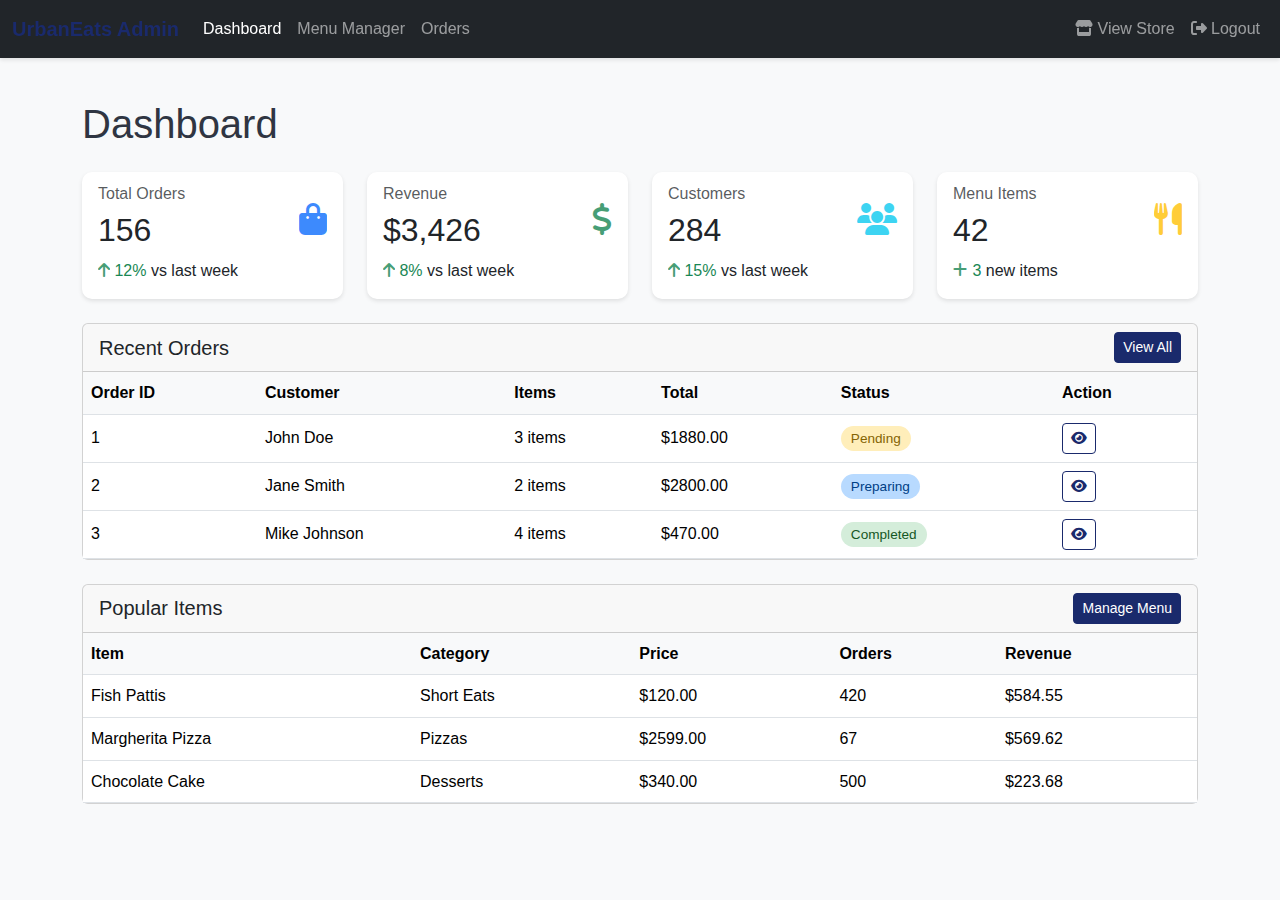
<file: DM/dm2_cw/admin/index.html>
<!DOCTYPE html>
<html lang="en">
<head>
    <meta charset="UTF-8">
    <meta name="viewport" content="width=device-width, initial-scale=1.0">
    <title>Admin Dashboard - UrbanEats</title>
    <link href="https://cdn.jsdelivr.net/npm/bootstrap@5.3.2/dist/css/bootstrap.min.css" rel="stylesheet">
    <link rel="stylesheet" href="https://cdnjs.cloudflare.com/ajax/libs/font-awesome/6.4.2/css/all.min.css">
    <link rel="stylesheet" href="../css/style.css">
    <link rel="stylesheet" href="css/admin.css">
</head>
<body class="admin-body">
    <!-- Admin Navigation -->
    <nav class="navbar navbar-expand-lg navbar-dark bg-dark fixed-top">
        <div class="container-fluid">
            <a class="navbar-brand" href="../index.html">UrbanEats Admin</a>
            <button class="navbar-toggler" type="button" data-bs-toggle="collapse" data-bs-target="#adminNav">
                <span class="navbar-toggler-icon"></span>
            </button>
            <div class="collapse navbar-collapse" id="adminNav">
                <ul class="navbar-nav me-auto">
                    <li class="nav-item">
                        <a class="nav-link active" href="index.html">Dashboard</a>
                    </li>
                    <li class="nav-item">
                        <a class="nav-link" href="menu.html">Menu Manager</a>
                    </li>
                    <li class="nav-item">
                        <a class="nav-link" href="orders.html">Orders</a>
                    </li>
                </ul>
                <ul class="navbar-nav">
                    <li class="nav-item">
                        <a class="nav-link" href="../index.html">
                            <i class="fas fa-store"></i> View Store
                        </a>
                    </li>
                    <li class="nav-item">
                        <a class="nav-link" href="../login.html">
                            <i class="fas fa-sign-out-alt"></i> Logout
                        </a>
                    </li>
                </ul>
            </div>
        </div>
    </nav>

    <!-- Dashboard Content -->
    <div class="admin-container">
        <div class="container py-4">
            <h1 class="mb-4">Dashboard</h1>
            
            <!-- Stats Cards -->
            <div class="row mb-4">
                <div class="col-md-3">
                    <div class="card stat-card">
                        <div class="card-body">
                            <div class="d-flex justify-content-between align-items-center">
                                <div>
                                    <h6 class="card-subtitle mb-2 text-muted">Total Orders</h6>
                                    <h2 class="card-title mb-0">156</h2>
                                </div>
                                <i class="fas fa-shopping-bag fa-2x text-primary"></i>
                            </div>
                            <p class="card-text mt-2 mb-0">
                                <span class="text-success">
                                    <i class="fas fa-arrow-up"></i> 12%
                                </span>
                                vs last week
                            </p>
                        </div>
                    </div>
                </div>
                <div class="col-md-3">
                    <div class="card stat-card">
                        <div class="card-body">
                            <div class="d-flex justify-content-between align-items-center">
                                <div>
                                    <h6 class="card-subtitle mb-2 text-muted">Revenue</h6>
                                    <h2 class="card-title mb-0">$3,426</h2>
                                </div>
                                <i class="fas fa-dollar-sign fa-2x text-success"></i>
                            </div>
                            <p class="card-text mt-2 mb-0">
                                <span class="text-success">
                                    <i class="fas fa-arrow-up"></i> 8%
                                </span>
                                vs last week
                            </p>
                        </div>
                    </div>
                </div>
                <div class="col-md-3">
                    <div class="card stat-card">
                        <div class="card-body">
                            <div class="d-flex justify-content-between align-items-center">
                                <div>
                                    <h6 class="card-subtitle mb-2 text-muted">Customers</h6>
                                    <h2 class="card-title mb-0">284</h2>
                                </div>
                                <i class="fas fa-users fa-2x text-info"></i>
                            </div>
                            <p class="card-text mt-2 mb-0">
                                <span class="text-success">
                                    <i class="fas fa-arrow-up"></i> 15%
                                </span>
                                vs last week
                            </p>
                        </div>
                    </div>
                </div>
                <div class="col-md-3">
                    <div class="card stat-card">
                        <div class="card-body">
                            <div class="d-flex justify-content-between align-items-center">
                                <div>
                                    <h6 class="card-subtitle mb-2 text-muted">Menu Items</h6>
                                    <h2 class="card-title mb-0">42</h2>
                                </div>
                                <i class="fas fa-utensils fa-2x text-warning"></i>
                            </div>
                            <p class="card-text mt-2 mb-0">
                                <span class="text-success">
                                    <i class="fas fa-plus"></i> 3
                                </span>
                                new items
                            </p>
                        </div>
                    </div>
                </div>
            </div>

            <!-- Recent Orders -->
            <div class="card mb-4">
                <div class="card-header d-flex justify-content-between align-items-center">
                    <h5 class="mb-0">Recent Orders</h5>
                    <a href="orders.html" class="btn btn-sm btn-primary">View All</a>
                </div>
                <div class="table-responsive">
                    <table class="table table-hover mb-0">
                        <thead>
                            <tr>
                                <th>Order ID</th>
                                <th>Customer</th>
                                <th>Items</th>
                                <th>Total</th>
                                <th>Status</th>
                                <th>Action</th>
                            </tr>
                        </thead>
                        <tbody id="recent-orders">
                            <!-- Orders will be loaded via JavaScript -->
                        </tbody>
                    </table>
                </div>
            </div>

            <!-- Popular Items -->
            <div class="card">
                <div class="card-header d-flex justify-content-between align-items-center">
                    <h5 class="mb-0">Popular Items</h5>
                    <a href="menu.html" class="btn btn-sm btn-primary">Manage Menu</a>
                </div>
                <div class="table-responsive">
                    <table class="table table-hover mb-0">
                        <thead>
                            <tr>
                                <th>Item</th>
                                <th>Category</th>
                                <th>Price</th>
                                <th>Orders</th>
                                <th>Revenue</th>
                            </tr>
                        </thead>
                        <tbody id="popular-items">
                            <!-- Items will be loaded via JavaScript -->
                        </tbody>
                    </table>
                </div>
            </div>
        </div>
    </div>

    <script src="https://code.jquery.com/jquery-3.6.0.min.js"></script>
    <script src="https://cdn.jsdelivr.net/npm/bootstrap@5.3.2/dist/js/bootstrap.bundle.min.js"></script>
    <script src="js/dashboard.js"></script>
</body>
</html>
</file>
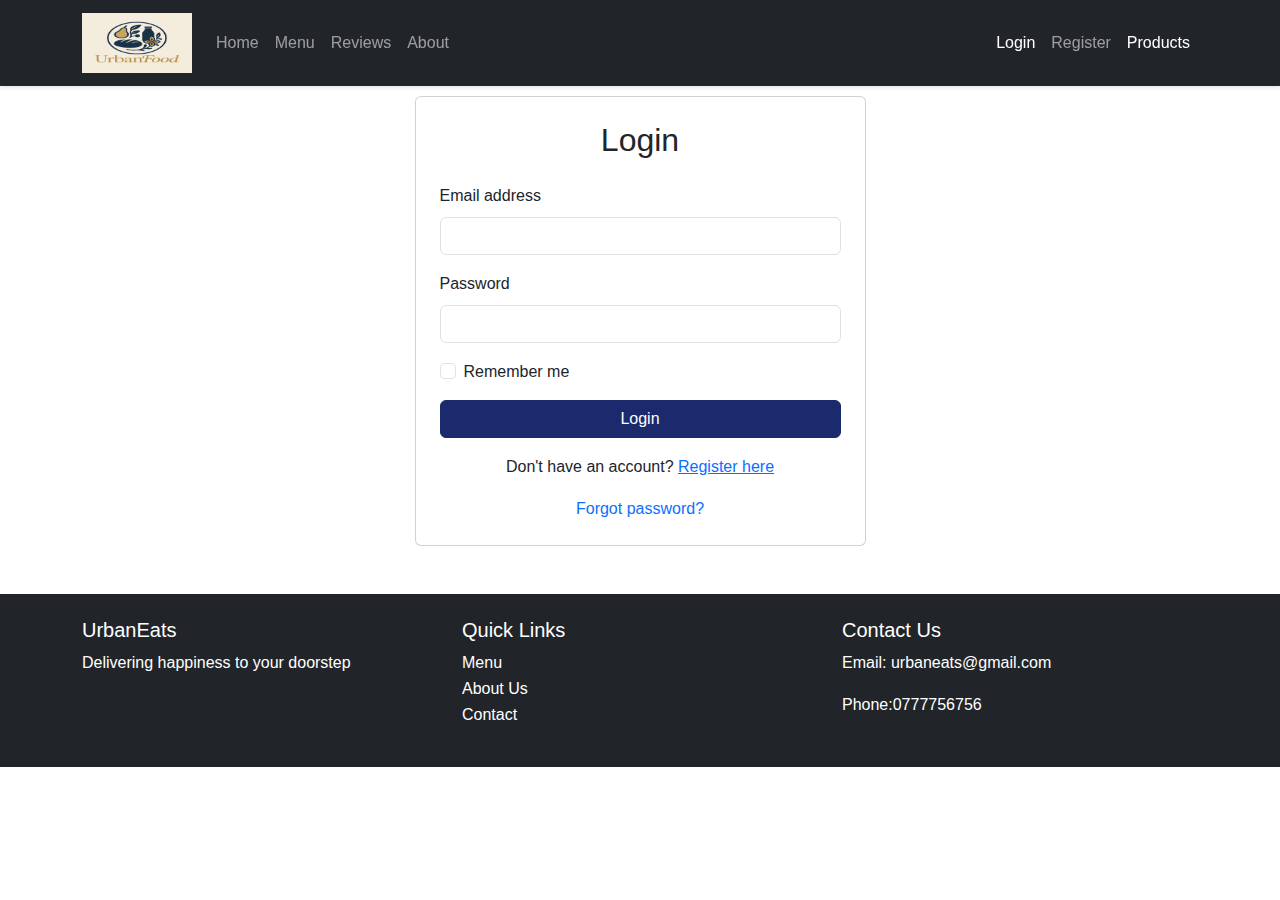
<file: DM/dm2_cw/login.html>
<!DOCTYPE html>
<html lang="en">

<head>
    <meta charset="UTF-8">
    <meta name="viewport" content="width=device-width, initial-scale=1.0">
    <title>UrbanEats - Login</title>
    <link href="https://cdn.jsdelivr.net/npm/bootstrap@5.3.2/dist/css/bootstrap.min.css" rel="stylesheet">
    <link rel="stylesheet" href="https://cdnjs.cloudflare.com/ajax/libs/font-awesome/6.4.2/css/all.min.css">
    <link rel="stylesheet" href="css/style.css">
</head>

<body>
    <!-- Navigation -->
    <nav class="navbar navbar-expand-lg navbar-dark bg-dark fixed-top">
        <div class="container">
            <a class="navbar-brand" href="index.php">
                <img src="images/logo.png" alt="UrbanEats Logo">
            </a>
            <button class="navbar-toggler" type="button" data-bs-toggle="collapse" data-bs-target="#navbarNav">
                <span class="navbar-toggler-icon"></span>
            </button>
            <div class="collapse navbar-collapse" id="navbarNav">
                <ul class="navbar-nav me-auto">
                    <li class="nav-item">
                        <a class="nav-link" href="index.php">Home</a>
                    </li>
                    <li class="nav-item">
                        <a class="nav-link" href="menu.php">Menu</a>
                    </li>
                    <li class="nav-item">
                        <a class="nav-link" href="reviews.php">Reviews</a>
                    </li>
                    <li class="nav-item">
                        <a class="nav-link" href="about.html">About</a>
                    </li>

                </ul>
                <ul class="navbar-nav">
                    <li class="nav-item">
                        <a class="nav-link active" href="login.html">Login</a>
                    </li>
                    <li class="nav-item">
                        <a class="nav-link" href="register.html">Register</a>
                    </li>
                    <li class="nav-item">
                        <a class="nav-link active" href="products.html">Products</a>
                    </li>
                </ul>
            </div>
        </div>
    </nav>

    <!-- Login Section -->
    <div class="auth-page py-5 mt-5">
        <div class="container">
            <div class="row justify-content-center">
                <div class="col-md-6 col-lg-5">
                    <div class="card">
                        <div class="card-body p-4">
                            <h2 class="text-center mb-4">Login</h2>

                            <div id="loginError" class="alert alert-danger d-none" role="alert"></div>
                            <div id="registerSuccess" class="alert alert-success d-none" role="alert">
                                Registration successful! You can now log in.
                            </div>

                            <form id="loginForm" action="php/login.php" method="POST">
                                <div class="mb-3">
                                    <label for="email" class="form-label">Email address</label>
                                    <input type="email" class="form-control" id="email" name="email" required>
                                </div>
                                <div class="mb-3">
                                    <label for="password" class="form-label">Password</label>
                                    <input type="password" class="form-control" id="password" name="password" required>
                                </div>
                                <div class="mb-3 form-check">
                                    <input type="checkbox" class="form-check-input" id="rememberMe">
                                    <label class="form-check-label" for="rememberMe">Remember me</label>
                                </div>
                                <button type="submit" class="btn btn-primary w-100">Login</button>
                            </form>
                            <div class="text-center mt-3">
                                <p>Don't have an account? <a href="register.html">Register here</a></p>
                                <a href="#" class="text-decoration-none">Forgot password?</a>
                            </div>
                        </div>
                    </div>
                </div>
            </div>
        </div>
    </div>

    <!-- Footer -->
    <footer class="bg-dark text-white py-4">
        <div class="container">
            <div class="row">
                <div class="col-md-4">
                    <h5>UrbanEats</h5>
                    <p>Delivering happiness to your doorstep</p>
                </div>
                <div class="col-md-4">
                    <h5>Quick Links</h5>
                    <ul class="list-unstyled">
                        <li><a href="menu.php">Menu</a></li>
                        <li><a href="about.html">About Us</a></li>
                        <li><a href="contact.html">Contact</a></li>
                    </ul>
                </div>
                <div class="col-md-4">
                    <h5>Contact Us</h5>
                    <p>Email: urbaneats@gmail.com</p>
                    <p>Phone:0777756756</p>
                </div>
            </div>
        </div>
    </footer>

    <script src="https://code.jquery.com/jquery-3.7.1.min.js"></script>
    <script src="https://cdn.jsdelivr.net/npm/bootstrap@5.3.2/dist/js/bootstrap.bundle.min.js"></script>
    <script src="js/main.js"></script>

    <script>
        const params = new URLSearchParams(window.location.search);
        const loginError = params.get("error");
        const errorBox = document.getElementById("loginError");
    
        // Show register success message
        if (params.get("register") === "success") {
            document.getElementById("registerSuccess").classList.remove("d-none");
        }
    
        // Show login error message
        if (loginError === "invalid") {
            errorBox.textContent = "Invalid password. Please try again.";
            errorBox.classList.remove("d-none");
        } else if (loginError === "notfound") {
            errorBox.textContent = "Email not found. Please register first.";
            errorBox.classList.remove("d-none");
        }
        if (loginError === "login_required") {
            errorBox.textContent = "Login required to access this page.";
            errorBox.classList.remove("d-none");
        }
    </script>
    

</body>

</html>
</file>
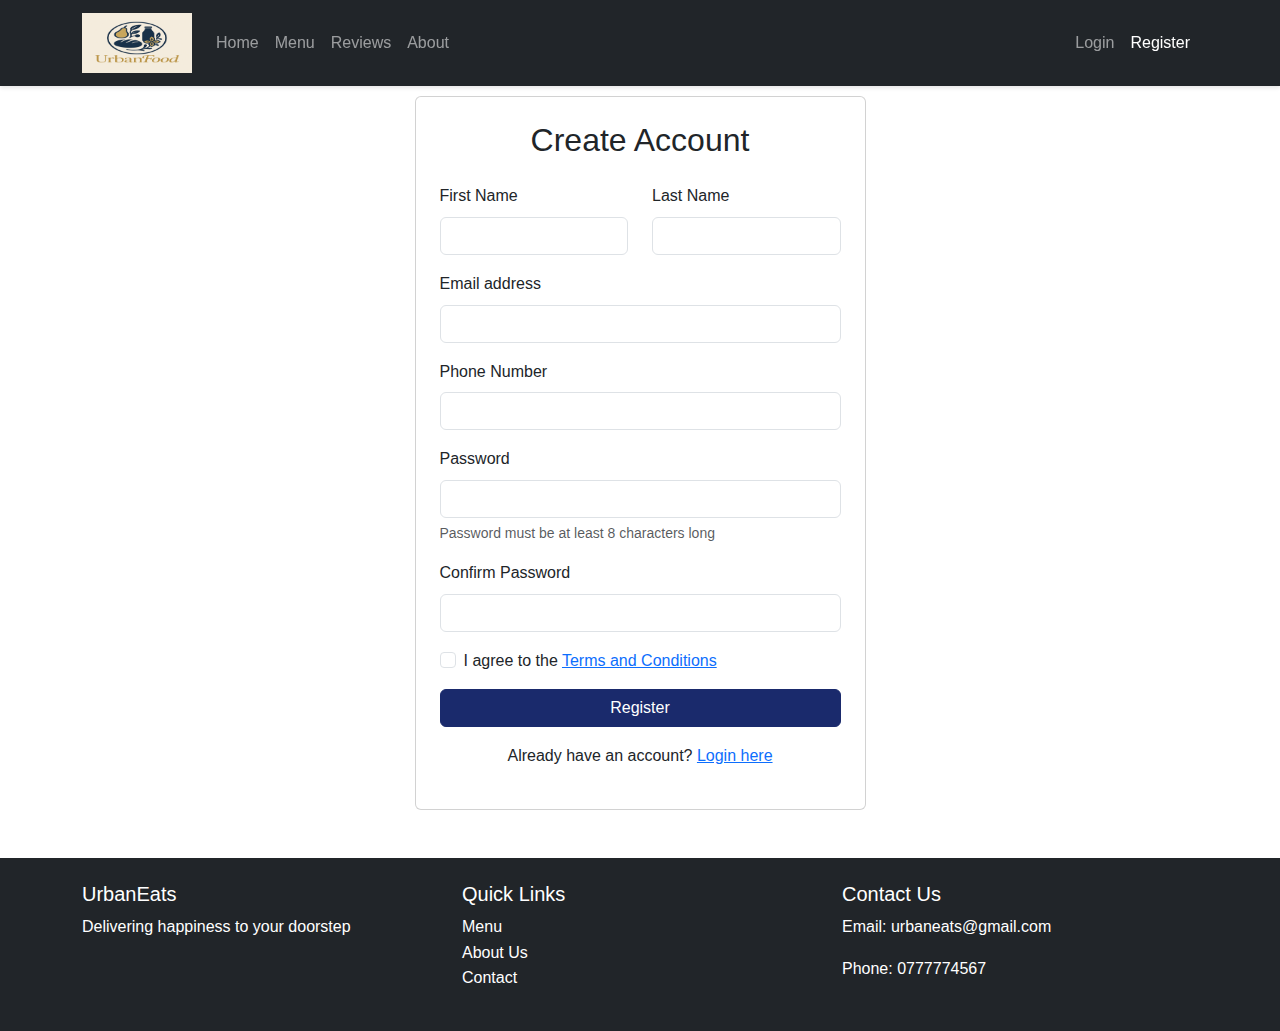
<file: DM/dm2_cw/register.html>
<!DOCTYPE html>
<html lang="en">
<head>
    <meta charset="UTF-8" />
    <meta name="viewport" content="width=device-width, initial-scale=1.0"/>
    <title>UrbanEats - Register</title>
    <link href="https://cdn.jsdelivr.net/npm/bootstrap@5.3.2/dist/css/bootstrap.min.css" rel="stylesheet"/>
    <link rel="stylesheet" href="https://cdnjs.cloudflare.com/ajax/libs/font-awesome/6.4.2/css/all.min.css"/>
    <link rel="stylesheet" href="css/style.css"/>
</head>
<body>
    <!-- Navigation -->
    <nav class="navbar navbar-expand-lg navbar-dark bg-dark fixed-top">
        <div class="container">
            <a class="navbar-brand" href="index.php">
                <img src="images/logo.png" alt="UrbanEats Logo">
            </a>
            <button class="navbar-toggler" type="button" data-bs-toggle="collapse" data-bs-target="#navbarNav">
                <span class="navbar-toggler-icon"></span>
            </button>
            <div class="collapse navbar-collapse" id="navbarNav">
                <ul class="navbar-nav me-auto">
                    <li class="nav-item"><a class="nav-link" href="index.php">Home</a></li>
                    <li class="nav-item"><a class="nav-link" href="menu.php">Menu</a></li>
                    <li class="nav-item"><a class="nav-link" href="reviews.php">Reviews</a></li>
                    <li class="nav-item"><a class="nav-link" href="about.html">About</a></li>
                </ul>
                <ul class="navbar-nav">
                    <li class="nav-item"><a class="nav-link" href="login.html">Login</a></li>
                    <li class="nav-item"><a class="nav-link active" href="register.html">Register</a></li>
                </ul>
            </div>
        </div>
    </nav>

    <!-- Register Section -->
    <div class="auth-page py-5 mt-5">
        <div class="container">
            <div class="row justify-content-center">
                <div class="col-md-6 col-lg-5">
                    <div class="card">
                        <div class="card-body p-4">
                            <h2 class="text-center mb-4">Create Account</h2>

                            <!-- Error Alert Box -->
                            <div id="errorAlert" class="alert alert-danger d-none" role="alert"></div>

                            <form id="registerForm" action="php/register.php" method="POST">
                                <div class="row">
                                    <div class="col-md-6 mb-3">
                                        <label for="firstName" class="form-label">First Name</label>
                                        <input type="text" class="form-control" id="firstName" name="first_name" required>
                                    </div>
                                    <div class="col-md-6 mb-3">
                                        <label for="lastName" class="form-label">Last Name</label>
                                        <input type="text" class="form-control" id="lastName" name="last_name" required>
                                    </div>
                                </div>
                                <div class="mb-3">
                                    <label for="email" class="form-label">Email address</label>
                                    <input type="email" class="form-control" id="email" name="email" required>
                                </div>
                                <div class="mb-3">
                                    <label for="phonenumber" class="form-label">Phone Number</label>
                                    <input type="text" class="form-control" id="phonenumber" name="phone_number" required>
                                </div>
                                <div class="mb-3">
                                    <label for="password" class="form-label">Password</label>
                                    <input type="password" class="form-control" id="password" name="password" required>
                                    <div class="form-text">Password must be at least 8 characters long</div>
                                </div>
                                <div class="mb-3">
                                    <label for="confirmPassword" class="form-label">Confirm Password</label>
                                    <input type="password" class="form-control" id="confirmPassword" name="confirm_password" required>
                                </div>
                                <div class="mb-3 form-check">
                                    <input type="checkbox" class="form-check-input" id="terms" required>
                                    <label class="form-check-label" for="terms">
                                        I agree to the <a href="#">Terms and Conditions</a>
                                    </label>
                                </div>
                                <button type="submit" class="btn btn-primary w-100">Register</button>
                            </form>
                            <div class="text-center mt-3">
                                <p>Already have an account? <a href="login.html">Login here</a></p>
                            </div>
                        </div>
                    </div>
                </div>
            </div>
        </div>
    </div>

    <!-- Footer -->
    <footer class="bg-dark text-white py-4">
        <div class="container">
            <div class="row">
                <div class="col-md-4"><h5>UrbanEats</h5><p>Delivering happiness to your doorstep</p></div>
                <div class="col-md-4">
                    <h5>Quick Links</h5>
                    <ul class="list-unstyled">
                        <li><a href="menu.php">Menu</a></li>
                        <li><a href="about.html">About Us</a></li>
                        <li><a href="contact.html">Contact</a></li>
                    </ul>
                </div>
                <div class="col-md-4">
                    <h5>Contact Us</h5>
                    <p>Email: urbaneats@gmail.com</p>
                    <p>Phone: 0777774567</p>
                </div>
            </div>
        </div>
    </footer>

    <!-- JS -->
    <script src="https://code.jquery.com/jquery-3.7.1.min.js"></script>
    <script src="https://cdn.jsdelivr.net/npm/bootstrap@5.3.2/dist/js/bootstrap.bundle.min.js"></script>
    <script src="js/main.js"></script>

    <!-- Custom Validation Script -->
    <script>
        document.addEventListener('DOMContentLoaded', function () {
            const form = document.getElementById('registerForm');
            const errorAlert = document.getElementById('errorAlert');

            form.addEventListener('submit', function (e) {
                const password = document.getElementById('password').value;
                const confirmPassword = document.getElementById('confirmPassword').value;
                const termsChecked = document.getElementById('terms').checked;

                // Reset error alert
                errorAlert.classList.add('d-none');
                errorAlert.innerText = '';

                let errorMessage = '';

                if (password.length < 8) {
                    errorMessage = "Password must be at least 8 characters long.";
                } else if (password !== confirmPassword) {
                    errorMessage = "Passwords do not match.";
                } else if (!termsChecked) {
                    errorMessage = "You must agree to the Terms and Conditions.";
                }

                if (errorMessage) {
                    e.preventDefault();
                    errorAlert.innerText = errorMessage;
                    errorAlert.classList.remove('d-none');
                }
            });
        });
    </script>
</body>
</html>
</file>
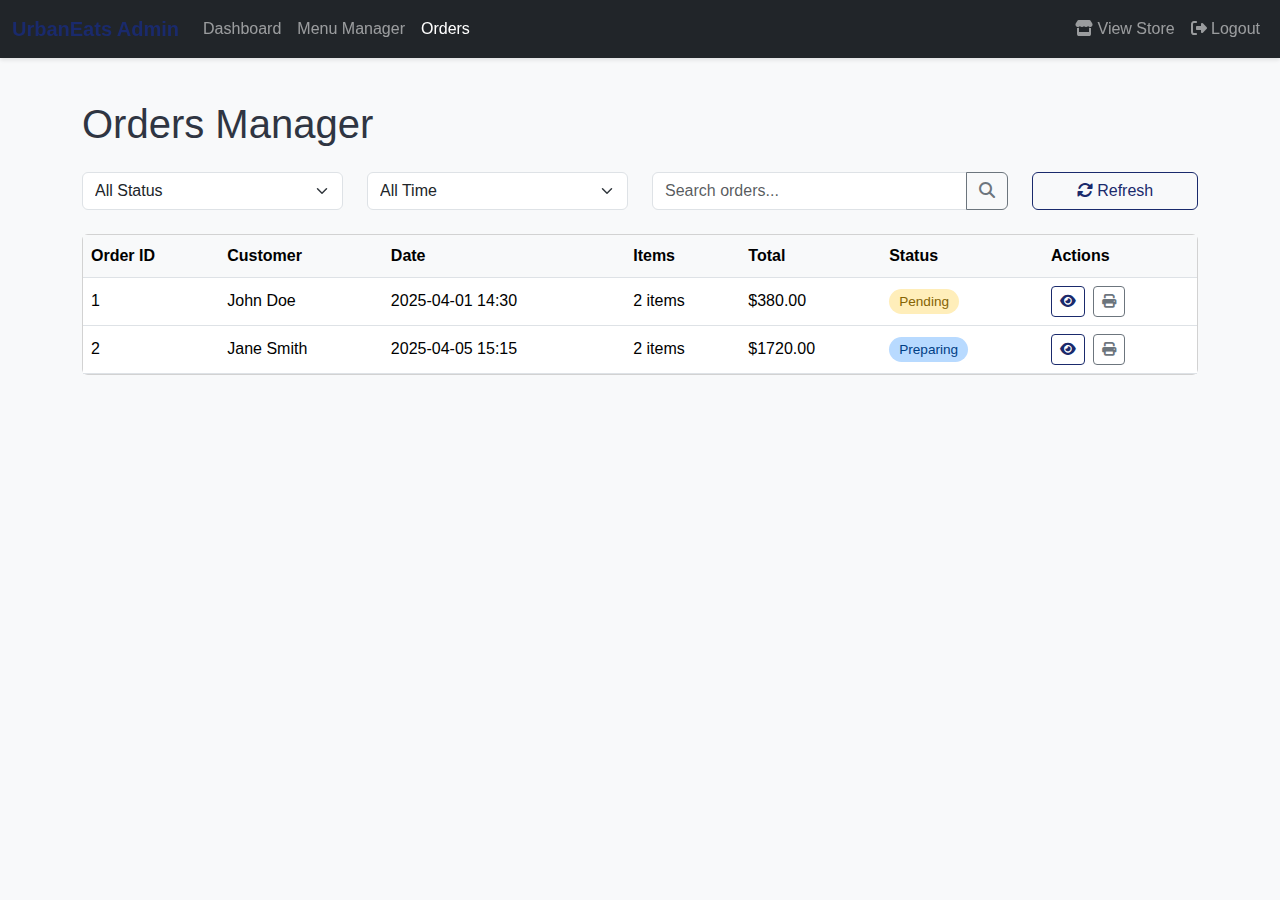
<file: DM/dm2_cw/admin/orders.html>
<!DOCTYPE html>
<html lang="en">
<head>
    <meta charset="UTF-8">
    <meta name="viewport" content="width=device-width, initial-scale=1.0">
    <title>Orders Manager - UrbanEats Admin</title>
    <link href="https://cdn.jsdelivr.net/npm/bootstrap@5.3.2/dist/css/bootstrap.min.css" rel="stylesheet">
    <link rel="stylesheet" href="https://cdnjs.cloudflare.com/ajax/libs/font-awesome/6.4.2/css/all.min.css">
    <link rel="stylesheet" href="../css/style.css">
    <link rel="stylesheet" href="css/admin.css">
</head>
<body class="admin-body">
    <!-- Admin Navigation -->
    <nav class="navbar navbar-expand-lg navbar-dark bg-dark fixed-top">
        <div class="container-fluid">
            <a class="navbar-brand" href="../index.html">UrbanEats Admin</a>
            <button class="navbar-toggler" type="button" data-bs-toggle="collapse" data-bs-target="#adminNav">
                <span class="navbar-toggler-icon"></span>
            </button>
            <div class="collapse navbar-collapse" id="adminNav">
                <ul class="navbar-nav me-auto">
                    <li class="nav-item">
                        <a class="nav-link" href="index.html">Dashboard</a>
                    </li>
                    <li class="nav-item">
                        <a class="nav-link" href="menu.html">Menu Manager</a>
                    </li>
                    <li class="nav-item">
                        <a class="nav-link active" href="orders.html">Orders</a>
                    </li>
                </ul>
                <ul class="navbar-nav">
                    <li class="nav-item">
                        <a class="nav-link" href="../index.html">
                            <i class="fas fa-store"></i> View Store
                        </a>
                    </li>
                    <li class="nav-item">
                        <a class="nav-link" href="../login.html">
                            <i class="fas fa-sign-out-alt"></i> Logout
                        </a>
                    </li>
                </ul>
            </div>
        </div>
    </nav>

    <!-- Orders Manager Content -->
    <div class="admin-container">
        <div class="container py-4">
            <h1 class="mb-4">Orders Manager</h1>

            <!-- Order Filters -->
            <div class="row mb-4">
                <div class="col-md-3">
                    <select class="form-select" id="statusFilter">
                        <option value="all">All Status</option>
                        <option value="pending">Pending</option>
                        <option value="preparing">Preparing</option>
                        <option value="delivering">Delivering</option>
                        <option value="completed">Completed</option>
                        <option value="cancelled">Cancelled</option>
                    </select>
                </div>
                <div class="col-md-3">
                    <select class="form-select" id="dateFilter">
                        <option value="all">All Time</option>
                        <option value="today">Today</option>
                        <option value="week">This Week</option>
                        <option value="month">This Month</option>
                    </select>
                </div>
                <div class="col-md-4">
                    <div class="input-group">
                        <input type="text" class="form-control" placeholder="Search orders..." id="searchOrders">
                        <button class="btn btn-outline-secondary" type="button">
                            <i class="fas fa-search"></i>
                        </button>
                    </div>
                </div>
                <div class="col-md-2">
                    <button class="btn btn-outline-primary w-100" id="refreshOrders">
                        <i class="fas fa-sync-alt"></i> Refresh
                    </button>
                </div>
            </div>

            <!-- Orders Table -->
            <div class="card">
                <div class="table-responsive">
                    <table class="table table-hover mb-0">
                        <thead>
                            <tr>
                                <th>Order ID</th>
                                <th>Customer</th>
                                <th>Date</th>
                                <th>Items</th>
                                <th>Total</th>
                                <th>Status</th>
                                <th>Actions</th>
                            </tr>
                        </thead>
                        <tbody id="orders-list">
                            <!-- Orders will be loaded via JavaScript -->
                        </tbody>
                    </table>
                </div>
            </div>

            <!-- Pagination -->
            <nav class="mt-4">
                <ul class="pagination justify-content-center" id="ordersPagination">
                    <!-- Pagination will be generated via JavaScript -->
                </ul>
            </nav>
        </div>
    </div>

    <!-- Order Details Modal -->
    <div class="modal fade" id="orderDetailsModal" tabindex="-1">
        <div class="modal-dialog modal-lg">
            <div class="modal-content">
                <div class="modal-header">
                    <h5 class="modal-title">Order Details</h5>
                    <button type="button" class="btn-close" data-bs-dismiss="modal"></button>
                </div>
                <div class="modal-body">
                    <div class="row">
                        <div class="col-md-6">
                            <h6>Customer Information</h6>
                            <p id="customerInfo"></p>
                        </div>
                        <div class="col-md-6">
                            <h6>Delivery Address</h6>
                            <p id="deliveryAddress"></p>
                        </div>
                    </div>
                    <hr>
                    <h6>Order Items</h6>
                    <div class="table-responsive">
                        <table class="table table-sm">
                            <thead>
                                <tr>
                                    <th>Item</th>
                                    <th>Quantity</th>
                                    <th>Price</th>
                                    <th>Total</th>
                                </tr>
                            </thead>
                            <tbody id="orderItems">
                                <!-- Order items will be loaded via JavaScript -->
                            </tbody>
                        </table>
                    </div>
                    <div class="row">
                        <div class="col-md-6">
                            <h6>Order Notes</h6>
                            <p id="orderNotes"></p>
                        </div>
                        <div class="col-md-6">
                            <h6>Order Summary</h6>
                            <div id="orderSummary"></div>
                        </div>
                    </div>
                </div>
                <div class="modal-footer">
                    <button type="button" class="btn btn-secondary" data-bs-dismiss="modal">Close</button>
                    <button type="button" class="btn btn-primary" id="updateOrderStatus">Update Status</button>
                </div>
            </div>
        </div>
    </div>

    <script src="https://code.jquery.com/jquery-3.6.0.min.js"></script>
    <script src="https://cdn.jsdelivr.net/npm/bootstrap@5.3.2/dist/js/bootstrap.bundle.min.js"></script>
    <script src="js/orders-manager.js"></script>
</body>
</html>
</file>
<file: DM/dm2_cw/css/style.css>
/* Global Styles */
:root {
    --primary-color: #1a2a6c;
    --secondary-color: #2f3542;
    --text-color: #2f3542;
    --light-gray: #f1f2f6;
    --dark-gray: #57606f;
}

body {
    font-family: 'Segoe UI', Tahoma, Geneva, Verdana, sans-serif;
    color: var(--text-color);
    line-height: 1.6;
}

/* Navigation */
.navbar {
    box-shadow: 0 2px 4px rgba(0,0,0,0.1);
}

.navbar-brand {
    font-weight: 700;
    color: var(--primary-color) !important;
    display: flex;
    align-items: center;
    gap: 10px;
}

.navbar-brand img {
    width: 110px;
    height: 60px;
}

.cart-count {
    position: relative;
    top: -8px;
    right: 5px;
    background-color: var(--primary-color);
    color: white;
    border-radius: 50%;
    padding: 2px 6px;
    font-size: 0.8rem;
}

/* Hero Section */
.hero {
    height: 100vh;
    background: linear-gradient(rgba(0,0,0,0.5), rgba(0,0,0,0.5)),
                url('../images/urbaneatsbg.jpg');
    background-size: cover;
    background-position: center;
    display: flex;
    align-items: center;
    justify-content: center;
    text-align: center;
    color: white;
}

.hero-content {
    max-width: 800px;
    padding: 20px;
}

.hero h1 {
    font-size: 3.5rem;
    margin-bottom: 20px;
    font-weight: 700;
}

.hero p {
    font-size: 1.5rem;
    margin-bottom: 30px;
}

/* Features Section */
.feature-card {
    text-align: center;
    padding: 30px;
    border-radius: 10px;
    background: white;
    box-shadow: 0 4px 6px rgba(0,0,0,0.1);
    transition: transform 0.3s ease;
}

.feature-card:hover {
    transform: translateY(-5px);
}

.feature-card i {
    font-size: 2.5rem;
    color: var(--primary-color);
    margin-bottom: 20px;
}

/* Menu Section */
.menu-header {
    background-color: var(--light-gray);
}

.category-filter {
    display: flex;
    justify-content: center;
    gap: 10px;
    flex-wrap: wrap;
}

.menu-item {
    border-radius: 10px;
    overflow: hidden;
    box-shadow: 0 4px 6px rgba(0,0,0,0.1);
    transition: transform 0.3s ease;
    margin-bottom: 30px;
}

.menu-item:hover {
    transform: translateY(-5px);
}

.menu-item img {
    width: 100%;
    height: 200px;
    object-fit: cover;
}

.menu-item-content {
    padding: 20px;
}

.menu-item-price {
    color: var(--primary-color);
    font-weight: 700;
    font-size: 1.2rem;
}

/* Cart Section */
.cart-items {
    background: white;
    border-radius: 10px;
    padding: 20px;
    box-shadow: 0 4px 6px rgba(0,0,0,0.1);
}

.cart-item {
    display: flex;
    align-items: center;
    padding: 15px;
    border-bottom: 1px solid var(--light-gray);
}

.cart-item img {
    width: 80px;
    height: 80px;
    object-fit: cover;
    border-radius: 5px;
    margin-right: 15px;
}

.cart-summary {
    position: sticky;
    top: 100px;
}

.summary-item {
    margin-bottom: 10px;
}

/* Reviews Section */
.reviews-section {
    background-color: var(--light-gray);
}

.overall-rating h2 {
    font-size: 3rem;
    color: var(--primary-color);
}

.stars {
    color: #ffc107;
    font-size: 1.2rem;
}

.rating-input {
    font-size: 2rem;
    color: #ffc107;
    cursor: pointer;
}

.rating-input i {
    margin-right: 5px;
}

.rating-input i:hover,
.rating-input i:hover ~ i {
    color: #ffc107;
}

.review-item {
    background: white;
    padding: 20px;
    border-radius: 10px;
    box-shadow: 0 2px 4px rgba(0,0,0,0.1);
}

/* Footer */
footer {
    margin-top: auto;
}

footer a {
    color: white;
    text-decoration: none;
}

footer a:hover {
    color: var(--primary-color);
}

/* Responsive Design */
@media (max-width: 768px) {
    .hero h1 {
        font-size: 2.5rem;
    }
    
    .hero p {
        font-size: 1.2rem;
    }
    
    .feature-card {
        margin-bottom: 30px;
    }

    .navbar-brand img {
        width: 32px;
        height: 32px;
    }
}

/* Buttons */
.btn-primary {
    background-color: var(--primary-color);
    border-color: var(--primary-color);
}

.btn-primary:hover {
    background-color: #3586ff;
    border-color: #3586ff;
}

.btn-outline-primary {
    color: var(--primary-color);
    border-color: var(--primary-color);
}

.btn-outline-primary:hover {
    background-color: var(--primary-color);
    border-color: var(--primary-color);
}

/* Animations */
@keyframes fadeIn {
    from { opacity: 0; }
    to { opacity: 1; }
}

.fade-in {
    animation: fadeIn 0.5s ease-in;
}
</file>
<file: DM/dm2_cw/admin/css/admin.css>
/* Admin Layout */
.admin-body {
    background-color: #f8f9fa;
    padding-top: 56px;
}

.admin-container {
    min-height: calc(100vh - 56px);
    padding: 20px;
}

/* Dashboard Cards */
.stat-card {
    border: none;
    border-radius: 10px;
    box-shadow: 0 2px 4px rgba(0,0,0,0.1);
    transition: transform 0.2s;
}

.stat-card:hover {
    transform: translateY(-5px);
}

.stat-card i {
    opacity: 0.8;
}

/* Tables */
.table th {
    border-top: none;
    background-color: #f8f9fa;
    font-weight: 600;
}

.table td {
    vertical-align: middle;
}

/* Status Badges */
.status-badge {
    padding: 5px 10px;
    border-radius: 15px;
    font-size: 0.85rem;
    font-weight: 500;
}

.status-pending {
    background-color: #ffeeba;
    color: #856404;
}

.status-preparing {
    background-color: #b8daff;
    color: #004085;
}

.status-delivering {
    background-color: #c3e6cb;
    color: #155724;
}

.status-completed {
    background-color: #d4edda;
    color: #155724;
}

.status-cancelled {
    background-color: #f8d7da;
    color: #721c24;
}

/* Menu Manager */
.menu-item-image {
    width: 50px;
    height: 50px;
    object-fit: cover;
    border-radius: 5px;
}

/* Forms */
.form-control:focus, .form-select:focus {
    border-color: var(--primary-color);
    box-shadow: 0 0 0 0.2rem rgba(255, 71, 87, 0.25);
}

/* Buttons */
.btn-icon {
    padding: 0.25rem 0.5rem;
    font-size: 0.875rem;
}

/* Modal */
.modal-header {
    background-color: #f8f9fa;
    border-bottom: 1px solid #dee2e6;
}

.modal-footer {
    background-color: #f8f9fa;
    border-top: 1px solid #dee2e6;
}

/* Responsive */
@media (max-width: 768px) {
    .stat-card {
        margin-bottom: 20px;
    }
    
    .btn-group {
        flex-wrap: wrap;
    }
    
    .btn-group .btn {
        margin-bottom: 5px;
    }
}
</file>
